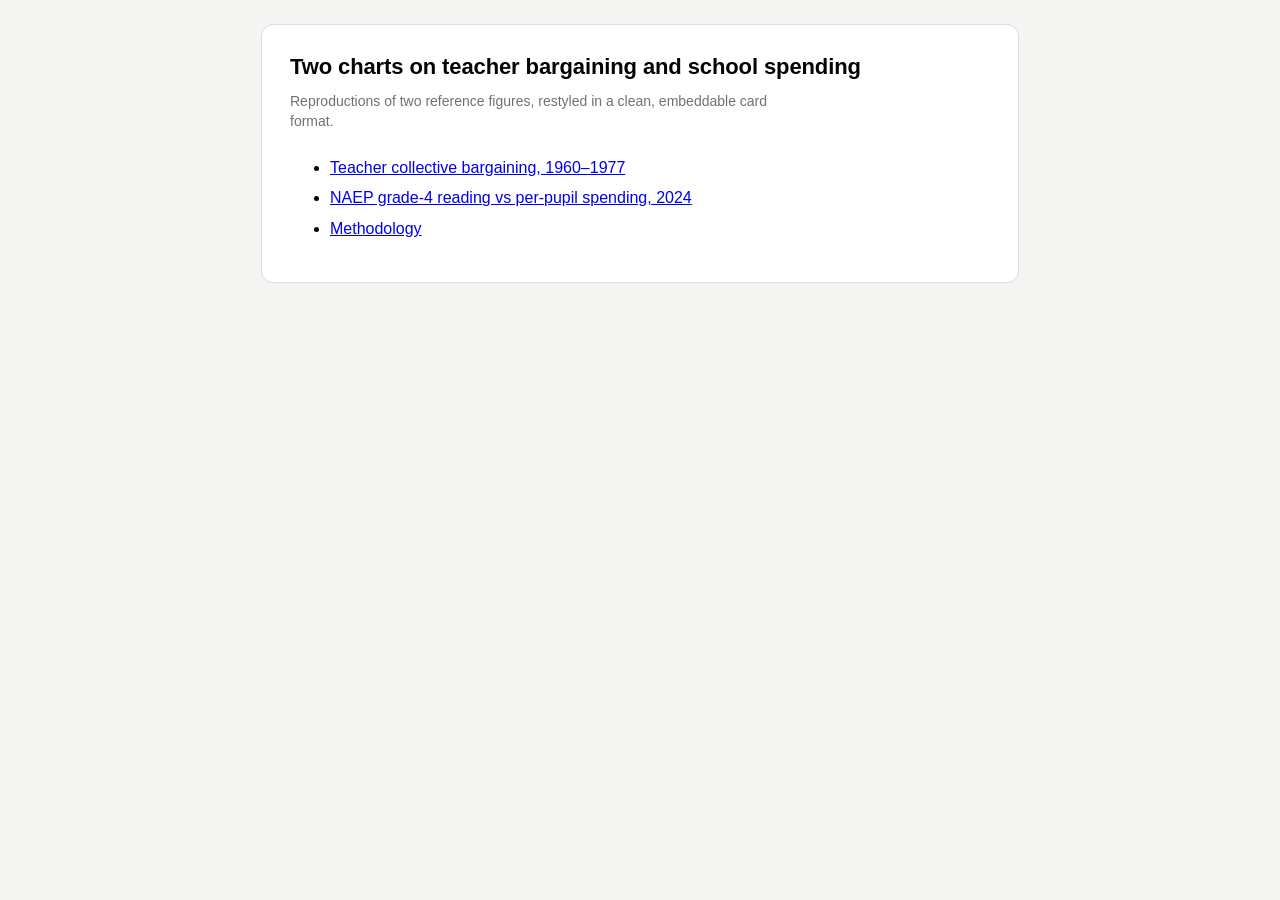
<file: index.html>
<!DOCTYPE html>
<html lang="en">
<head>
<meta charset="utf-8">
<meta name="viewport" content="width=device-width, initial-scale=1">
<title>NYC education policy charts</title>
<link rel="stylesheet" href="assets/card.css">
</head>
<body>
<article class="card">
  <p class="kicker">Education policy charts</p>
  <h1 class="chart-title">Two charts on teacher bargaining and school spending</h1>
  <p class="dek">Reproductions of two reference figures, restyled in a clean, embeddable card format.</p>
  <ul style="line-height:1.9;">
    <li><a href="bargaining-heatmap.html">Teacher collective bargaining, 1960–1977</a></li>
    <li><a href="naep-spending-scatter.html">NAEP grade-4 reading vs per-pupil spending, 2024</a></li>
    <li><a href="methodology.html">Methodology</a></li>
  </ul>
</article>
</body>
</html>
</file>
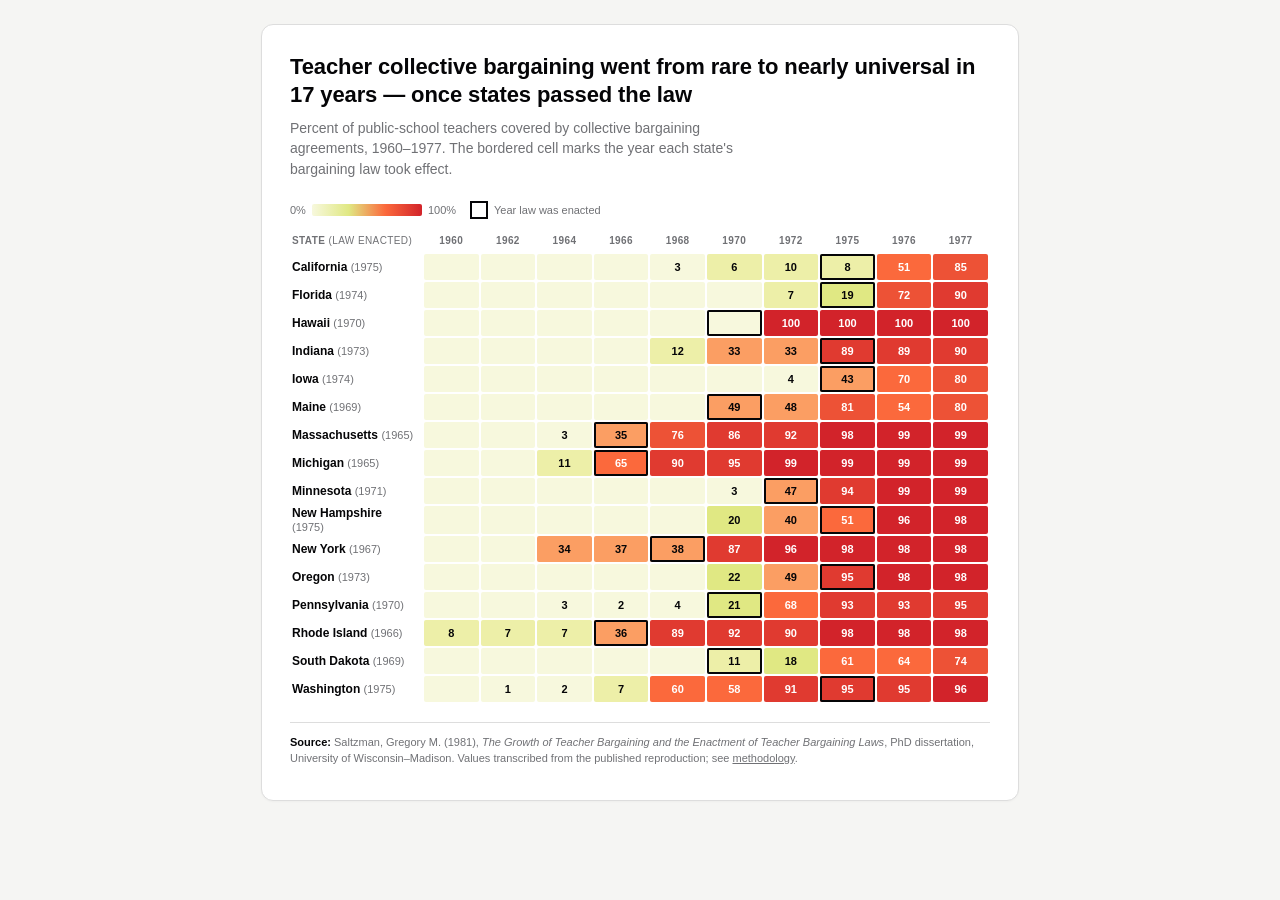
<file: bargaining-heatmap.html>
<!DOCTYPE html>
<html lang="en">
<head>
<meta charset="utf-8">
<meta name="viewport" content="width=device-width, initial-scale=1">
<title>Teacher collective bargaining, 1960–1977</title>
<link rel="stylesheet" href="assets/card.css">
<style>
  table.heatmap {
    border-collapse: separate;
    border-spacing: 2px;
    width: 100%;
    table-layout: fixed;
    font-variant-numeric: tabular-nums;
  }
  table.heatmap th, table.heatmap td {
    padding: 0;
    text-align: center;
    font-size: 11px;
  }
  table.heatmap thead th {
    font-weight: 700;
    color: var(--vc-charcoal);
    letter-spacing: var(--vc-track-caps);
    text-transform: uppercase;
    font-size: 10px;
    padding-bottom: 6px;
    background: transparent;
  }
  table.heatmap th.state-col {
    text-align: left;
    width: 130px;
    font-size: 10px;
    color: var(--vc-charcoal);
  }
  table.heatmap td.state-cell {
    text-align: left;
    font-size: 12px;
    font-weight: 700;
    color: var(--vc-black);
    padding-right: 8px;
    background: transparent;
  }
  table.heatmap td.state-cell .law-year {
    color: var(--vc-charcoal);
    font-weight: 400;
    font-size: 11px;
  }
  table.heatmap td.cell {
    height: 26px;
    color: var(--vc-black);
    font-weight: 600;
    font-size: 11px;
    border-radius: 2px;
  }
  table.heatmap td.cell.dark { color: var(--vc-white); }
  table.heatmap td.cell.law {
    box-shadow: inset 0 0 0 2px var(--vc-black);
  }
  table.heatmap thead th.law-header {
    color: var(--vc-black);
  }
</style>
</head>
<body>
<article class="card">
  <p class="kicker">Labor history</p>
  <h1 class="chart-title">Teacher collective bargaining went from rare to nearly universal in 17 years &mdash; once states passed the law</h1>
  <p class="dek">Percent of public-school teachers covered by collective bargaining agreements, 1960–1977. The bordered cell marks the year each state's bargaining law took effect.</p>

  <div class="legend-row">
    <div class="legend-ramp"><span class="endcap">0%</span><span class="swatch"></span><span class="endcap">100%</span></div>
    <div class="law-key"><span class="box"></span><span>Year law was enacted</span></div>
  </div>

  <table class="heatmap" id="heatmap"></table>

  <p class="source">
    <strong>Source:</strong> Saltzman, Gregory M. (1981), <em>The Growth of Teacher Bargaining and the Enactment of Teacher Bargaining Laws</em>, PhD dissertation, University of Wisconsin–Madison. Values transcribed from the published reproduction; see <a href="methodology.html">methodology</a>.
  </p>
</article>

<script>
fetch('data/bargaining.json').then(r => r.json()).then(data => {
  const years = data.years;
  // Pick law-year column = first year >= law_year (or last if none)
  function lawCol(law) {
    for (let i = 0; i < years.length; i++) if (years[i] >= law) return i;
    return years.length - 1;
  }
  function rampClass(v) {
    // Pick from 8-step ramp tied to value
    if (v <= 5)   return 0;
    if (v <= 15)  return 1;
    if (v <= 30)  return 2;
    if (v <= 50)  return 3;
    if (v <= 70)  return 4;
    if (v <= 85)  return 5;
    if (v <= 95)  return 6;
    return 7;
  }
  const rampVars = ['var(--vc-ramp-0)','var(--vc-ramp-1)','var(--vc-ramp-2)','var(--vc-ramp-3)',
                    'var(--vc-ramp-4)','var(--vc-ramp-5)','var(--vc-ramp-6)','var(--vc-ramp-7)'];

  let html = '<thead><tr><th class="state-col">State <span style="font-weight:400;">(law enacted)</span></th>';
  // Determine which column headers should be bolded — none specifically, just years
  for (let yi = 0; yi < years.length; yi++) {
    html += `<th>${years[yi]}</th>`;
  }
  html += '</tr></thead><tbody>';

  data.states.forEach(s => {
    const law = lawCol(s.law_year);
    html += `<tr><td class="state-cell">${s.name} <span class="law-year">(${s.law_year})</span></td>`;
    s.values.forEach((v, i) => {
      const idx = rampClass(v);
      const dark = idx >= 4 ? 'dark' : '';
      const lawC = i === law ? 'law' : '';
      const display = v === 0 ? '' : v;
      html += `<td class="cell ${dark} ${lawC}" style="background:${rampVars[idx]}">${display}</td>`;
    });
    html += '</tr>';
  });
  html += '</tbody>';
  document.getElementById('heatmap').innerHTML = html;
});
</script>
<script>
(function () {
  if (window.parent === window) return;
  document.body.classList.add('embedded');
  function postHeight() {
    var h = Math.ceil(document.documentElement.getBoundingClientRect().height);
    window.parent.postMessage({ type: 'vc-iframe-height', id: location.pathname, height: h }, '*');
  }
  window.addEventListener('load', postHeight);
  window.addEventListener('resize', postHeight);
  if ('ResizeObserver' in window) {
    new ResizeObserver(postHeight).observe(document.documentElement);
  }
  if (document.fonts && document.fonts.ready) document.fonts.ready.then(postHeight);
  setTimeout(postHeight, 250);
  setTimeout(postHeight, 1000);
})();
</script>
</body>
</html>
</file>
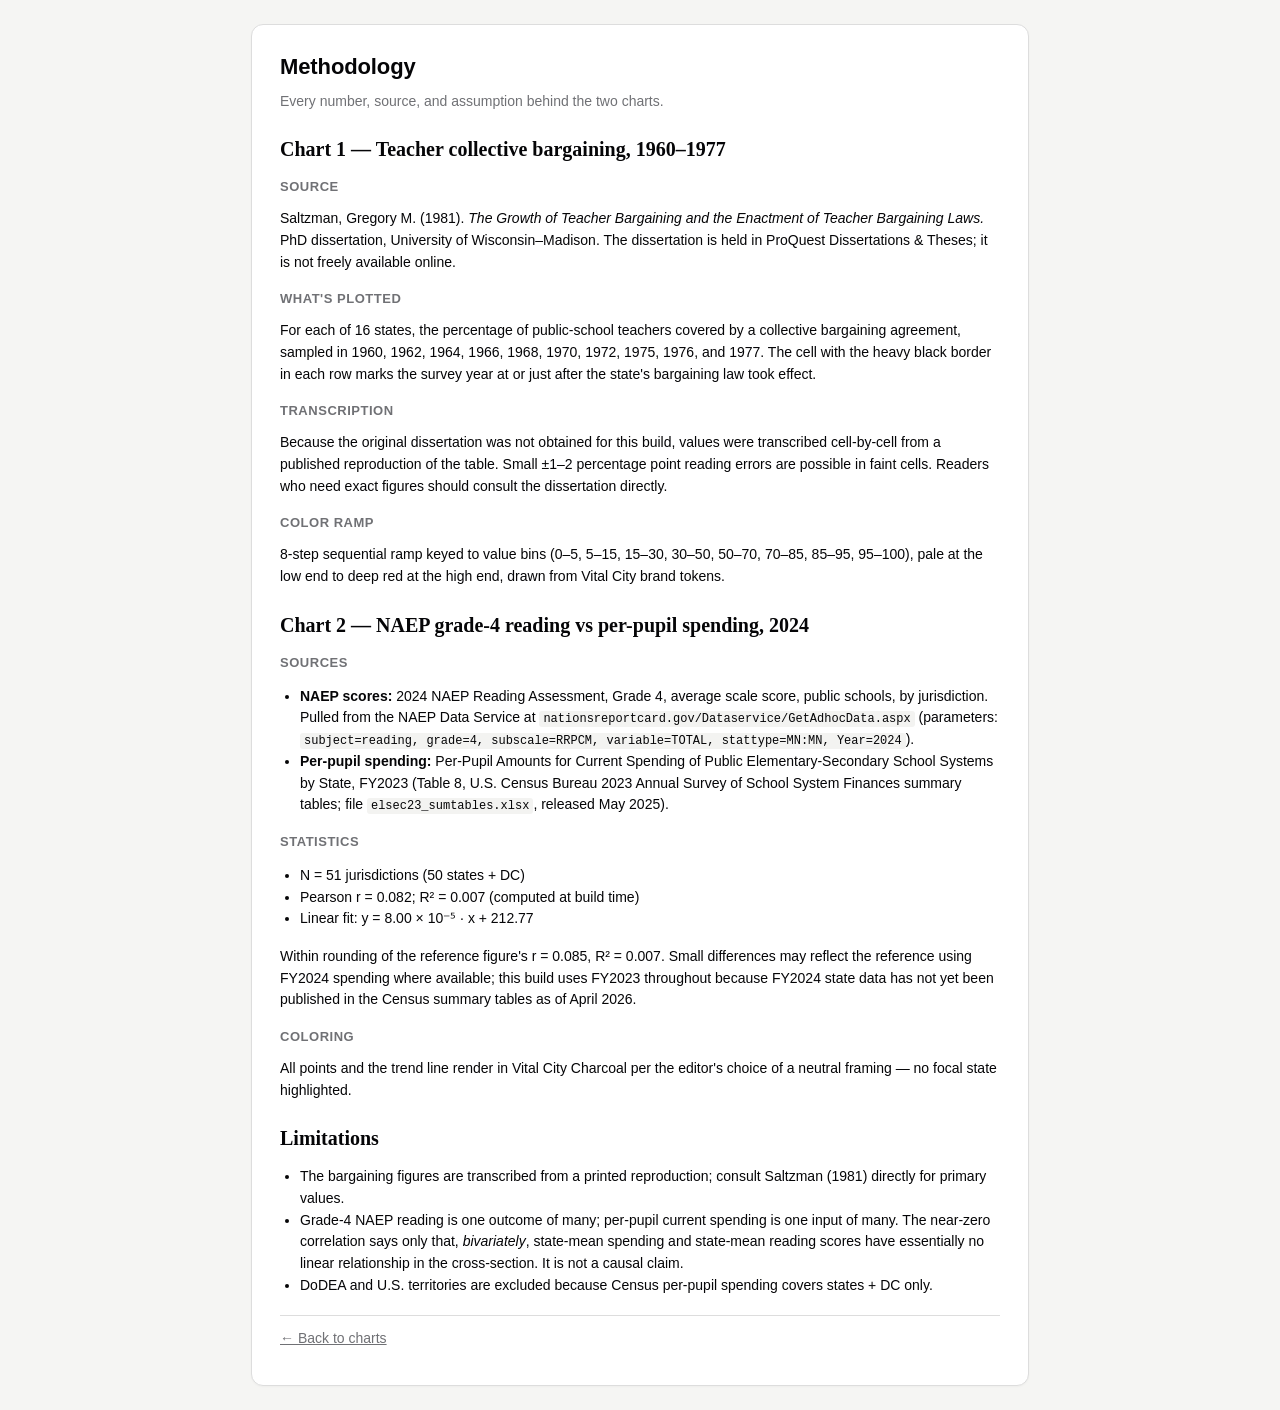
<file: methodology.html>
<!DOCTYPE html>
<html lang="en">
<head>
<meta charset="utf-8">
<meta name="viewport" content="width=device-width, initial-scale=1">
<title>Methodology — NYC education policy charts</title>
<link rel="stylesheet" href="assets/card.css">
<style>
  .card { max-width: 720px; }
  .card h2 { font-family: var(--vc-font-serif); font-size: 20px; margin: 26px 0 8px; }
  .card h3 { font-size: 13px; text-transform: uppercase; letter-spacing: var(--vc-track-caps); color: var(--vc-charcoal); margin: 18px 0 4px; }
  .card p, .card li { font-size: 14px; line-height: 1.55; }
  .card ul { padding-left: 20px; }
  .card code { font-family: ui-monospace, "SF Mono", Menlo, monospace; font-size: 12px; background: #f3f3f1; padding: 1px 4px; border-radius: 3px; }
</style>
</head>
<body>
<article class="card">
  <p class="kicker">Methodology</p>
  <h1 class="chart-title">Methodology</h1>
  <p class="dek">Every number, source, and assumption behind the two charts.</p>

  <h2>Chart 1 — Teacher collective bargaining, 1960–1977</h2>
  <h3>Source</h3>
  <p>Saltzman, Gregory M. (1981). <em>The Growth of Teacher Bargaining and the Enactment of Teacher Bargaining Laws.</em> PhD dissertation, University of Wisconsin–Madison. The dissertation is held in ProQuest Dissertations &amp; Theses; it is not freely available online.</p>
  <h3>What's plotted</h3>
  <p>For each of 16 states, the percentage of public-school teachers covered by a collective bargaining agreement, sampled in 1960, 1962, 1964, 1966, 1968, 1970, 1972, 1975, 1976, and 1977. The cell with the heavy black border in each row marks the survey year at or just after the state's bargaining law took effect.</p>
  <h3>Transcription</h3>
  <p>Because the original dissertation was not obtained for this build, values were transcribed cell-by-cell from a published reproduction of the table. Small ±1–2 percentage point reading errors are possible in faint cells. Readers who need exact figures should consult the dissertation directly.</p>
  <h3>Color ramp</h3>
  <p>8-step sequential ramp keyed to value bins (0–5, 5–15, 15–30, 30–50, 50–70, 70–85, 85–95, 95–100), pale at the low end to deep red at the high end, drawn from Vital City brand tokens.</p>

  <h2>Chart 2 — NAEP grade-4 reading vs per-pupil spending, 2024</h2>
  <h3>Sources</h3>
  <ul>
    <li><strong>NAEP scores:</strong> 2024 NAEP Reading Assessment, Grade 4, average scale score, public schools, by jurisdiction. Pulled from the NAEP Data Service at <code>nationsreportcard.gov/Dataservice/GetAdhocData.aspx</code> (parameters: <code>subject=reading, grade=4, subscale=RRPCM, variable=TOTAL, stattype=MN:MN, Year=2024</code>).</li>
    <li><strong>Per-pupil spending:</strong> Per-Pupil Amounts for Current Spending of Public Elementary-Secondary School Systems by State, FY2023 (Table 8, U.S. Census Bureau 2023 Annual Survey of School System Finances summary tables; file <code>elsec23_sumtables.xlsx</code>, released May 2025).</li>
  </ul>
  <h3>Statistics</h3>
  <ul>
    <li>N = 51 jurisdictions (50 states + DC)</li>
    <li>Pearson r = 0.082; R² = 0.007 (computed at build time)</li>
    <li>Linear fit: y = 8.00 × 10⁻⁵ · x + 212.77</li>
  </ul>
  <p>Within rounding of the reference figure's r = 0.085, R² = 0.007. Small differences may reflect the reference using FY2024 spending where available; this build uses FY2023 throughout because FY2024 state data has not yet been published in the Census summary tables as of April 2026.</p>
  <h3>Coloring</h3>
  <p>All points and the trend line render in Vital City Charcoal per the editor's choice of a neutral framing — no focal state highlighted.</p>

  <h2>Limitations</h2>
  <ul>
    <li>The bargaining figures are transcribed from a printed reproduction; consult Saltzman (1981) directly for primary values.</li>
    <li>Grade-4 NAEP reading is one outcome of many; per-pupil current spending is one input of many. The near-zero correlation says only that, <em>bivariately</em>, state-mean spending and state-mean reading scores have essentially no linear relationship in the cross-section. It is not a causal claim.</li>
    <li>DoDEA and U.S. territories are excluded because Census per-pupil spending covers states + DC only.</li>
  </ul>

  <p class="source"><a href="index.html">← Back to charts</a></p>
</article>
</body>
</html>
</file>
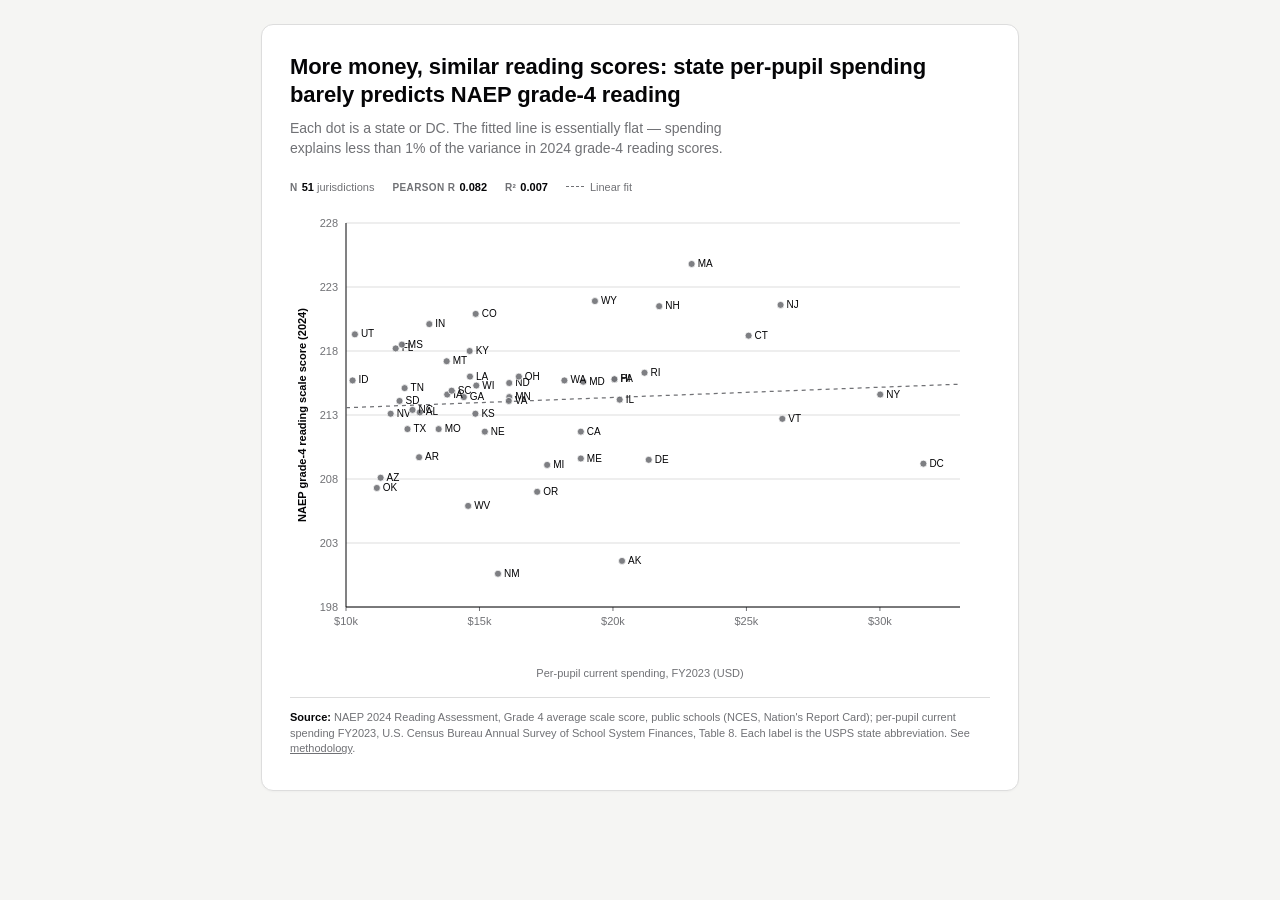
<file: naep-spending-scatter.html>
<!DOCTYPE html>
<html lang="en">
<head>
<meta charset="utf-8">
<meta name="viewport" content="width=device-width, initial-scale=1">
<title>NAEP grade-4 reading vs per-pupil spending, 2024</title>
<link rel="stylesheet" href="assets/card.css">
<style>
  .scatter-wrap { position: relative; }
  svg.scatter { width: 100%; height: auto; display: block; }
  .stats {
    font-size: 11px;
    color: var(--vc-charcoal);
    display: flex;
    gap: 18px;
    margin-bottom: 10px;
    flex-wrap: wrap;
  }
  .stats strong { color: var(--vc-black); font-weight: 700; }
  .stats .key {
    text-transform: uppercase;
    letter-spacing: var(--vc-track-caps);
    font-size: 10px;
    color: var(--vc-charcoal);
    font-weight: 700;
    margin-right: 4px;
  }
  .axis-title-x {
    text-align: center;
    font-size: 11px;
    color: var(--vc-charcoal);
    margin-top: 4px;
  }
</style>
</head>
<body>
<article class="card">
  <p class="kicker">Education policy</p>
  <h1 class="chart-title">More money, similar reading scores: state per-pupil spending barely predicts NAEP grade-4 reading</h1>
  <p class="dek">Each dot is a state or DC. The fitted line is essentially flat &mdash; spending explains less than 1% of the variance in 2024 grade-4 reading scores.</p>

  <div class="stats" id="stats"></div>

  <div class="scatter-wrap">
    <svg class="scatter" id="scatter" viewBox="0 0 700 460" preserveAspectRatio="xMidYMid meet" aria-label="Scatter plot of state per-pupil spending versus NAEP grade-4 reading scale score, 2024"></svg>
  </div>
  <div class="axis-title-x">Per-pupil current spending, FY2023 (USD)</div>

  <p class="source">
    <strong>Source:</strong> NAEP 2024 Reading Assessment, Grade 4 average scale score, public schools (NCES, Nation's Report Card); per-pupil current spending FY2023, U.S. Census Bureau Annual Survey of School System Finances, Table 8. Each label is the USPS state abbreviation. See <a href="methodology.html">methodology</a>.
  </p>
</article>

<script>
fetch('data/naep-spending.json').then(r => r.json()).then(data => {
  const W = 700, H = 460;
  const m = { top: 20, right: 30, bottom: 56, left: 56 };
  const iw = W - m.left - m.right;
  const ih = H - m.top - m.bottom;

  const xMin = 10000, xMax = 33000;
  const yMin = 198, yMax = 228;
  const xScale = v => m.left + ((v - xMin) / (xMax - xMin)) * iw;
  const yScale = v => m.top + ih - ((v - yMin) / (yMax - yMin)) * ih;

  const svg = document.getElementById('scatter');
  const ns = 'http://www.w3.org/2000/svg';
  const el = (n, a, t) => {
    const e = document.createElementNS(ns, n);
    for (const k in a) e.setAttribute(k, a[k]);
    if (t !== undefined) e.textContent = t;
    return e;
  };

  // Horizontal gridlines + y ticks
  for (let y = yMin; y <= yMax; y += 5) {
    svg.appendChild(el('line', { x1: m.left, x2: m.left + iw, y1: yScale(y), y2: yScale(y),
      stroke: '#dddddd', 'stroke-width': 1 }));
    svg.appendChild(el('text', { x: m.left - 8, y: yScale(y) + 4, 'text-anchor': 'end',
      fill: '#707175', 'font-size': 11, 'font-family': 'inherit' }, y));
  }
  // X ticks
  for (let x = 10000; x <= 33000; x += 5000) {
    svg.appendChild(el('line', { x1: xScale(x), x2: xScale(x), y1: m.top + ih, y2: m.top + ih + 4,
      stroke: '#707175', 'stroke-width': 1 }));
    svg.appendChild(el('text', { x: xScale(x), y: m.top + ih + 18, 'text-anchor': 'middle',
      fill: '#707175', 'font-size': 11 }, '$' + (x/1000) + 'k'));
  }
  // Axis lines
  svg.appendChild(el('line', { x1: m.left, x2: m.left, y1: m.top, y2: m.top + ih,
    stroke: '#050507', 'stroke-width': 1 }));
  svg.appendChild(el('line', { x1: m.left, x2: m.left + iw, y1: m.top + ih, y2: m.top + ih,
    stroke: '#050507', 'stroke-width': 1 }));

  // Y axis title
  svg.appendChild(el('text', {
    x: -((m.top + ih/2)), y: 16,
    transform: 'rotate(-90)', 'text-anchor': 'middle',
    fill: '#050507', 'font-size': 11, 'font-weight': 700
  }, 'NAEP grade-4 reading scale score (2024)'));

  // Trend line
  const slope = data.slope, intercept = data.intercept;
  const x0 = xMin, x1 = xMax;
  const y0 = intercept + slope * x0;
  const y1 = intercept + slope * x1;
  svg.appendChild(el('line', {
    x1: xScale(x0), y1: yScale(y0), x2: xScale(x1), y2: yScale(y1),
    stroke: '#707175', 'stroke-width': 1.25, 'stroke-dasharray': '4 4'
  }));

  // Points + labels
  data.rows.forEach(r => {
    const cx = xScale(r.ppspending_fy23);
    const cy = yScale(r.naep_g4_reading_2024);
    svg.appendChild(el('circle', { cx, cy, r: 3.5, fill: '#707175', 'fill-opacity': 0.9,
      stroke: '#ffffff', 'stroke-width': 0.75 }));
    svg.appendChild(el('text', { x: cx + 6, y: cy + 3, 'font-size': 10,
      fill: '#050507', 'font-family': 'inherit' }, r.abbr));
  });

  // Stats line
  const stats = document.getElementById('stats');
  stats.innerHTML =
    `<span><span class="key">N</span><strong>${data.n}</strong> jurisdictions</span>` +
    `<span><span class="key">Pearson r</span><strong>${data.pearson_r.toFixed(3)}</strong></span>` +
    `<span><span class="key">R²</span><strong>${data.r_squared.toFixed(3)}</strong></span>` +
    `<span style="display:inline-flex;align-items:center;gap:6px;"><span style="display:inline-block;width:18px;height:0;border-top:1.25px dashed #707175;"></span> Linear fit</span>`;
});
</script>
<script>
(function () {
  if (window.parent === window) return;
  document.body.classList.add('embedded');
  function postHeight() {
    var h = Math.ceil(document.documentElement.getBoundingClientRect().height);
    window.parent.postMessage({ type: 'vc-iframe-height', id: location.pathname, height: h }, '*');
  }
  window.addEventListener('load', postHeight);
  window.addEventListener('resize', postHeight);
  if ('ResizeObserver' in window) {
    new ResizeObserver(postHeight).observe(document.documentElement);
  }
  if (document.fonts && document.fonts.ready) document.fonts.ready.then(postHeight);
  setTimeout(postHeight, 250);
  setTimeout(postHeight, 1000);
})();
</script>
</body>
</html>
</file>
<file: assets/card.css>
/* Shared embed-card styles for nyc-education-policy-charts.
   Pulls Vital City design tokens; embeddable inside a Ghost article (~700px). */

:root {
  /* Vital City tokens (subset, mirrored from vital-city-design-system/tokens/tokens.css) */
  --vc-black: #050507;
  --vc-white: #ffffff;
  --vc-cloud: #dddddd;
  --vc-charcoal: #707175;
  --vc-orange: #ff7c53;
  --vc-chartreuse: #dde44c;
  --vc-magenta: #e7466d;

  /* Sequential ramp (chartreuse -> safety orange -> baddest red) */
  --vc-ramp-0: #f7f8dd;   /* ~0% — pale */
  --vc-ramp-1: #edefa8;
  --vc-ramp-2: #e0e883;
  --vc-ramp-3: #fb9e63;
  --vc-ramp-4: #fb693c;
  --vc-ramp-5: #ed5236;
  --vc-ramp-6: #e03a30;
  --vc-ramp-7: #d2232a;   /* ~100% — deep red */

  --vc-font-sans: "halyard-text", "Inter", "Helvetica Neue", Arial, sans-serif;
  --vc-font-serif: "GascogneTS", "Source Serif 4", Georgia, "Times New Roman", serif;
  --vc-track-caps: 0.04em;
  --vc-track-kicker: 0.08em;
}

html, body { margin: 0; padding: 0; }
body {
  background: #f5f5f3;
  font-family: var(--vc-font-sans);
  color: var(--vc-black);
  -webkit-font-smoothing: antialiased;
  padding: 24px 16px;
}
body.embedded {
  background: transparent;
  padding: 0;
}
body.embedded .card {
  border: 0;
  box-shadow: none;
  padding: 4px 0 0;
}

.card {
  max-width: 700px;
  margin: 0 auto;
  background: var(--vc-white);
  border: 1px solid var(--vc-cloud);
  border-radius: 12px;
  padding: 28px 28px 22px;
  box-shadow: 0 1px 2px rgba(0,0,0,0.03);
}

/* Kickers are NOT used on Vital City data-viz cards.
   Headlines are bold sans (Halyard), sentence case, no decorative element above. */
.kicker { display: none; }

h1.chart-title {
  font-family: var(--vc-font-sans);
  font-weight: 800;
  font-size: 22px;
  line-height: 1.25;
  margin: 0 0 10px;
  color: var(--vc-black);
  letter-spacing: -0.005em;
}
h1.chart-title em { font-style: italic; }

.dek {
  font-family: var(--vc-font-sans);
  font-size: 14px;
  font-weight: 400;
  line-height: 1.45;
  color: var(--vc-charcoal);
  margin: 0 0 22px;
  max-width: 62ch;
}

.source {
  font-size: 11px;
  line-height: 1.45;
  color: var(--vc-charcoal);
  margin-top: 18px;
  border-top: 1px solid var(--vc-cloud);
  padding-top: 12px;
}
.source a { color: var(--vc-charcoal); text-decoration: underline; }
.source strong { color: var(--vc-black); font-weight: 700; }

.legend-row {
  display: flex;
  align-items: center;
  gap: 14px;
  font-size: 11px;
  color: var(--vc-charcoal);
  margin-bottom: 14px;
  flex-wrap: wrap;
}
.legend-ramp {
  display: flex;
  align-items: center;
  gap: 6px;
}
.legend-ramp .swatch {
  display: inline-flex;
  height: 12px;
  width: 110px;
  border-radius: 2px;
  background: linear-gradient(to right,
    var(--vc-ramp-0), var(--vc-ramp-2), var(--vc-ramp-4), var(--vc-ramp-7));
}
.legend-ramp .endcap { font-variant-numeric: tabular-nums; }

.law-key {
  display: inline-flex;
  align-items: center;
  gap: 6px;
}
.law-key .box {
  display: inline-block;
  width: 14px;
  height: 14px;
  border: 2px solid var(--vc-black);
  background: var(--vc-white);
}
</file>
